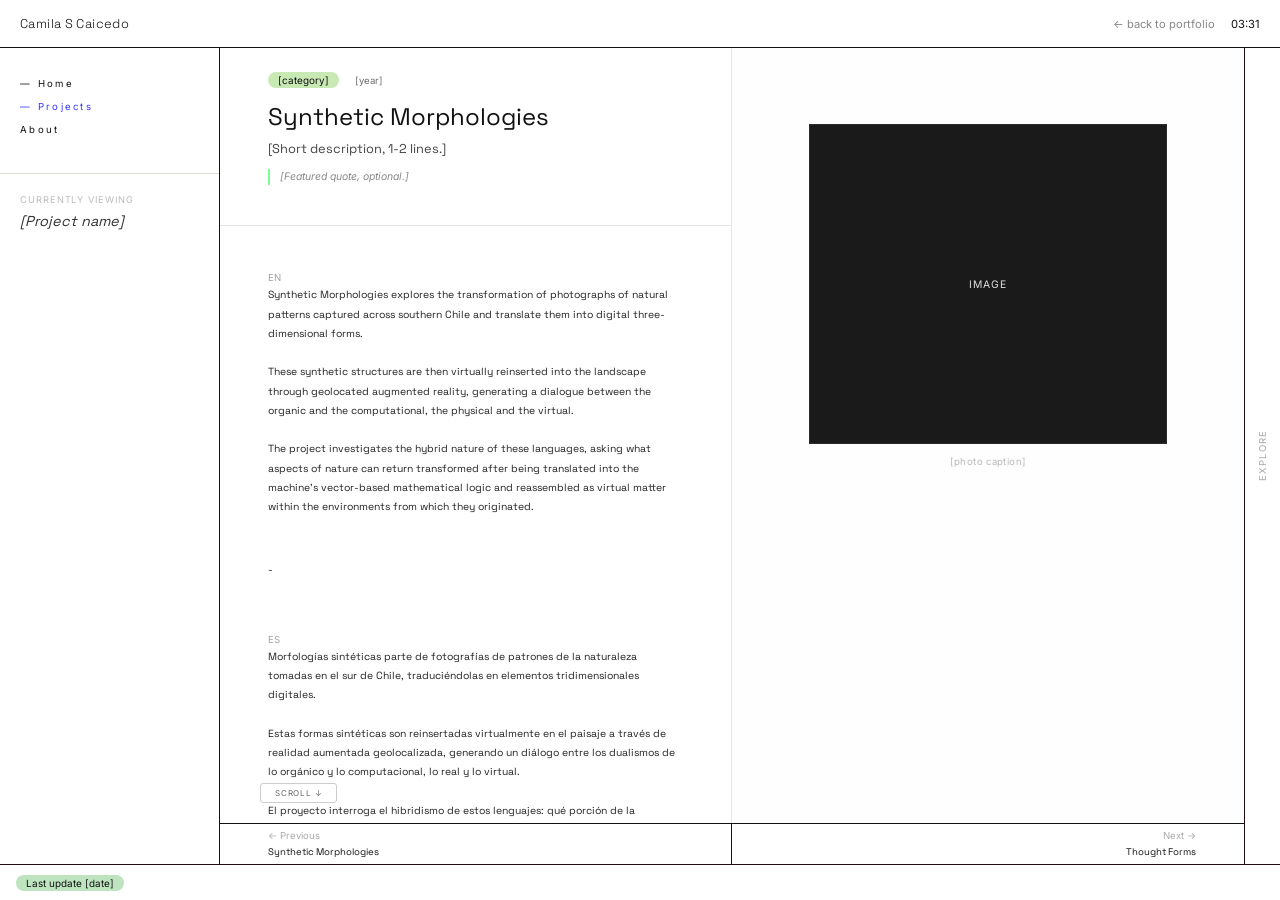
<file: Proyectos/ecosistemadeunamaquina.html>
<!DOCTYPE html>
<html lang="en">
<!--
  ══════════════════════════════════════════════════════
  PLANTILLA DE PROYECTO — cópiala y renómbrala para crear uno nuevo
  ──────────────────────────────────────────────────────
  1. Duplica este archivo dentro de /Proyectos con el nombre
     que quieras (ej: mi_proyecto_nuevo.html).
  2. Reemplaza los textos entre [corchetes].
  3. Agrega el proyecto al array `projects` en main.js con la
     misma ruta como campo `url` (ver comentarios ahí).
  Esta plantilla es una copia estructural de derivas.html.
══════════════════════════════════════════════════════
-->
<head>
  <meta charset="UTF-8">
  <meta name="viewport" content="width=device-width, initial-scale=1.0">
  <title>[Project name]</title>
  <link rel="preconnect" href="https://fonts.googleapis.com">
  <link href="https://fonts.googleapis.com/css2?family=Space+Grotesk:wght@400;500;600;700&family=Inter:ital,wght@0,300;0,400;0,500;0,600;1,400&display=swap" rel="stylesheet">
  <link rel="stylesheet" href="../style.css">
  <link rel="stylesheet" href="proyectos.css">
  <style>
    body:not(.embedded) { opacity: 0; animation: bodyFadeIn 0.45s ease 0.05s forwards; }
    @keyframes bodyFadeIn { from { opacity: 0; transform: translateY(6px); } to { opacity: 1; transform: translateY(0); } }
    body.embedded #top-bar, body.embedded #left-nav, body.embedded #right-nav,
    body.embedded #bottom-bar, body.embedded #overlay { display: none !important; }
    body.embedded #main { top: 0; left: 0; right: 0; bottom: 0; }
  </style>
</head>
<body class="project-page">
  <header id="top-bar">
    <div id="logo" onclick="window.location.href='../index.html'">Camila S Caicedo</div>
    <div id="top-right">
      <a class="back-link" href="../index.html" data-i18n="back_to_portfolio">← back to portfolio</a>
      <span id="clock">00:00</span>
    </div>
  </header>
  <nav id="left-nav">
    <ul>
      <li class="nav-section"><a href="../index.html">— Home</a></li>
      <li class="nav-section active"><a href="../index.html">— Projects</a></li>
      <li class="nav-section"><a href="../index.html?page=about">About</a></li>
    </ul>
    <div class="nav-project-label"><p>Currently viewing</p><p>[Project name]</p></div>
  </nav>
  <aside id="right-nav"><span id="right-nav-label">Explore</span></aside>
  <div id="overlay" onclick="closeMobileNav()"></div>

  <main id="main">
    <div class="project-split">
      <div class="project-col-text">
        <div class="project-header">
          <div class="project-meta">
            <span class="pill" style="background:#c8e8b4">[category]</span>
            <span class="project-year">[year]</span>
          </div>
          <h1>Synthetic Morphologies</h1>
          <p class="project-lead">[Short description, 1-2 lines.]</p>
          <blockquote>[Featured quote, optional.]</blockquote>
        </div>
        <div class="project-text">
         <ul>
            <li>En</li>
          </ul>
          <p>
            Synthetic Morphologies explores the transformation of photographs of natural patterns
             captured across southern Chile and translate them into digital three-dimensional forms.
            <br>
            <br>
            These synthetic structures are then virtually reinserted into the landscape through 
            geolocated augmented reality, generating a dialogue between the organic and the computational, 
            the physical and the virtual.
            <br>
            <br>
            The project investigates the hybrid nature of these languages, asking what aspects of nature
             can return transformed after being translated into the machine’s vector-based mathematical 
             logic and reassembled as virtual matter within the environments from which they originated.
          </p>
          <br>
         <p>-</p>
         <br>

          <ul>
            <li>Es</li>
          </ul>
          <p>
         Morfologías sintéticas parte de fotografías de patrones de la naturaleza tomadas en el sur de 
         Chile, traduciéndolas en elementos tridimensionales digitales.
         <br>
         <br>
         Estas formas sintéticas son reinsertadas virtualmente en el paisaje a través de realidad aumentada 
         geolocalizada, generando un diálogo entre los dualismos de lo orgánico y lo computacional,
         lo real y lo virtual.
         <br>
         <br>
         El proyecto interroga el hibridismo de estos lenguajes: qué porción de la naturaleza puede regresar 
         transformada, una vez traducida a la lógica matemática vectorial de la máquina, y fusionarse nuevamente 
         con ella en una materia virtual.
         </p>
         

        </div>
        <div class="project-ficha">
          <dl>
            <dt>Year</dt>         <dd>2025</dd>
            <dt>Category</dt>     <dd>[category]</dd>
            <dt>Location</dt>     <dd>[location]</dd>
            <dt>Collaborators</dt><dd>[collaborators]</dd>
          </dl>
        </div>
      </div>
      <div class="project-col-images">
        <div class="project-img-block">
          <div class="img-placeholder"><span>image</span></div>
          <p class="img-caption">[photo caption]</p>
        </div>
      </div>
    </div>
  </main>

  <footer id="bottom-bar">
    <span class="pill" style="background:#bde4be">Last update [date]</span>
  </footer>

  <script src="../i18n.js"></script>
  <script src="../main.js"></script>
  </body>
</html>
</file>
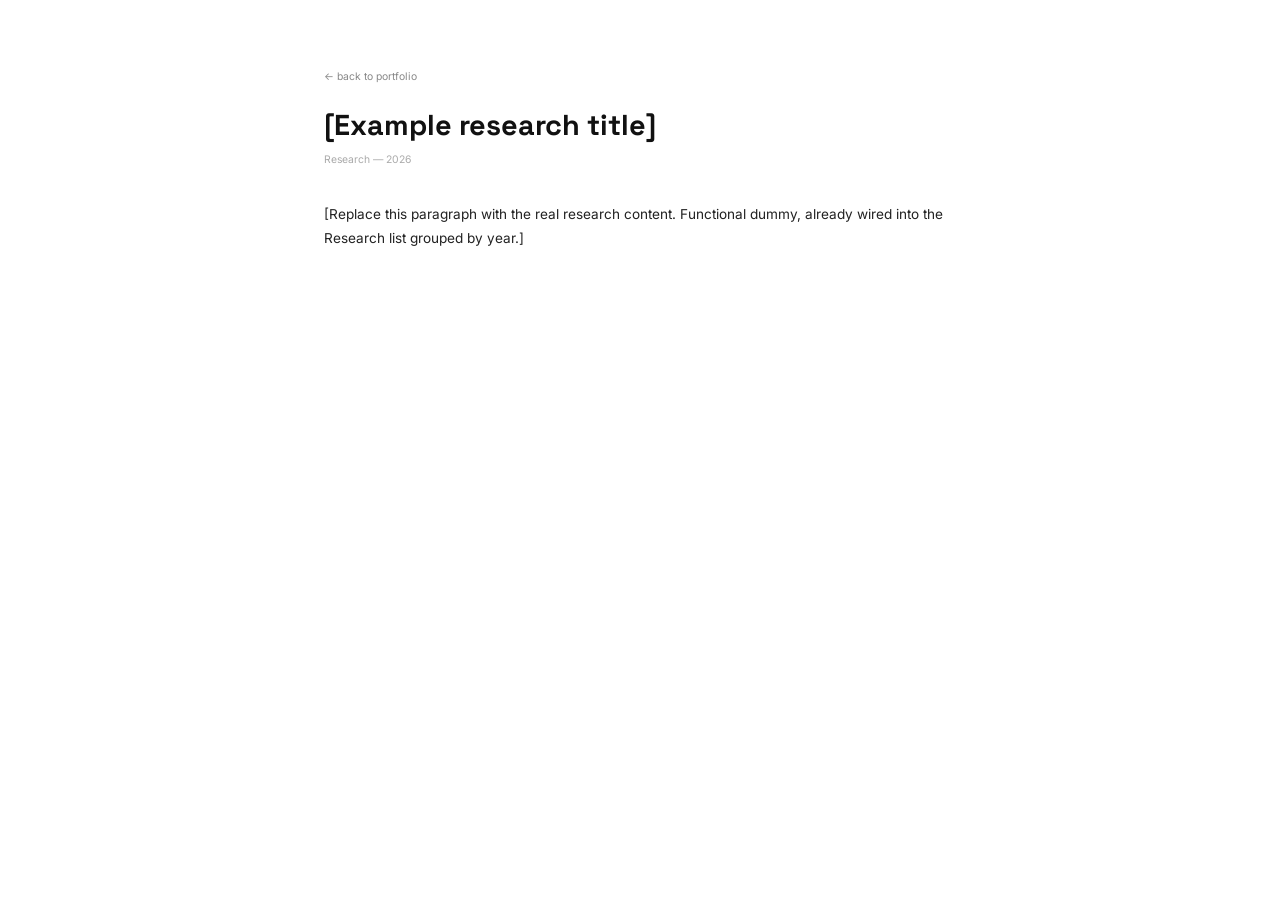
<file: Research/investigacion_ejemplo.html>
<!DOCTYPE html>
<html lang="en">
<!-- RESEARCH — entrada de ejemplo (ARCHIVO DUMMY). Misma plantilla que Texts/*.html: abre en pestaña nueva. -->
<head>
  <meta charset="UTF-8">
  <meta name="viewport" content="width=device-width, initial-scale=1.0">
  <title>[Example research title]</title>
  <link rel="preconnect" href="https://fonts.googleapis.com">
  <link href="https://fonts.googleapis.com/css2?family=Space+Grotesk:wght@400;500;600;700&family=Inter:ital,wght@0,300;0,400;0,500;0,600;1,400&display=swap" rel="stylesheet">
  <link rel="stylesheet" href="../style.css">
  <style>
    body { overflow-y: auto; }
    .essay { max-width: 680px; margin: 0 auto; padding: 64px 24px; }
    .essay h1 { font-family: var(--font-serif); font-size: 1.8rem; margin-bottom: 8px; }
    .essay .meta { font-family: var(--font-mono); font-size: 0.65rem; color: #aaa; margin-bottom: 32px; }
    .essay p { font-size: 0.85rem; line-height: 1.8; margin-bottom: 20px; color: #222; }
    .essay a.back { display: inline-block; margin-bottom: 24px; font-family: var(--font-mono); font-size: 0.65rem; color: #888; text-decoration: none; }
    .essay a.back:hover { color: #3535c8; }
  </style>
</head>
<body>
  <div class="essay">
    <a class="back" href="../index.html" data-i18n="back_to_portfolio">← back to portfolio</a>
    <h1>[Example research title]</h1>
    <p class="meta">Research — 2026</p>
    <p>[Replace this paragraph with the real research content. Functional dummy, already wired into the Research list grouped by year.]</p>
  </div>
  <!-- i18n.js: traduce el link "back to portfolio" (data-i18n) —
       requisito transversal a todo el sitio, no solo al layout con nav. -->
  <script src="../i18n.js"></script>
  </body>
</html>
</file>
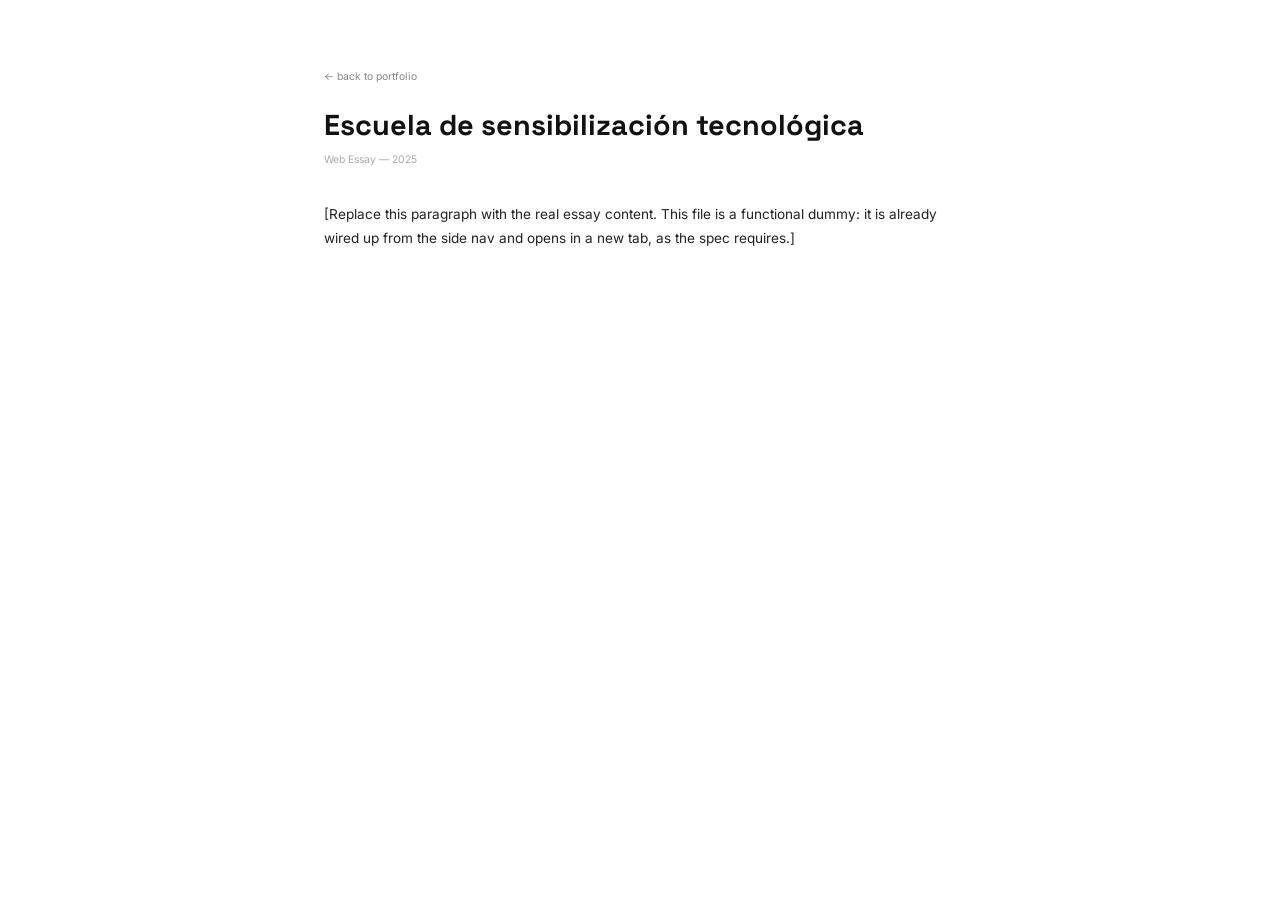
<file: Texts/EST.html>
<!DOCTYPE html>
<html lang="en">
<!--
  ══════════════════════════════════════════════════════
  WEB ESSAY — Escuela de sensibilización tecnológica (ARCHIVO DUMMY)
  ──────────────────────────────────────────────────────
  A diferencia de los proyectos, esta página NO se embebe en
  el portafolio: se abre siempre en una pestaña nueva (por eso
  es un HTML completo y standalone, con su propio <head>).
  ✏️  EDITA libremente todo el <body>.
══════════════════════════════════════════════════════
-->
<head>
  <meta charset="UTF-8">
  <meta name="viewport" content="width=device-width, initial-scale=1.0">
  <title>Escuela de sensibilización tecnológica</title>
  <link rel="preconnect" href="https://fonts.googleapis.com">
  <link href="https://fonts.googleapis.com/css2?family=Space+Grotesk:wght@400;500;600;700&family=Inter:ital,wght@0,300;0,400;0,500;0,600;1,400&display=swap" rel="stylesheet">
  <link rel="stylesheet" href="../style.css">
  <style>
    body { overflow-y: auto; }
    .essay { max-width: 680px; margin: 0 auto; padding: 64px 24px; }
    .essay h1 { font-family: var(--font-serif); font-size: 1.8rem; margin-bottom: 8px; }
    .essay .meta { font-family: var(--font-mono); font-size: 0.65rem; color: #aaa; margin-bottom: 32px; }
    .essay p { font-size: 0.85rem; line-height: 1.8; margin-bottom: 20px; color: #222; }
    .essay a.back { display: inline-block; margin-bottom: 24px; font-family: var(--font-mono); font-size: 0.65rem; color: #888; text-decoration: none; }
    .essay a.back:hover { color: #3535c8; }
  </style>
</head>
<body>
  <div class="essay">
    <a class="back" href="../index.html" data-i18n="back_to_portfolio">← back to portfolio</a>
    <h1>Escuela de sensibilización tecnológica</h1>
    <p class="meta">Web Essay — 2025</p>
    <p>
      [Replace this paragraph with the real essay content. This file is a
      functional dummy: it is already wired up from the side nav and opens
      in a new tab, as the spec requires.]
    </p>
  </div>
  <!-- i18n.js: traduce el link "back to portfolio" (data-i18n) —
       requisito transversal a todo el sitio, no solo al layout con nav. -->
  <script src="../i18n.js"></script>
  </body>
</html>
</file>
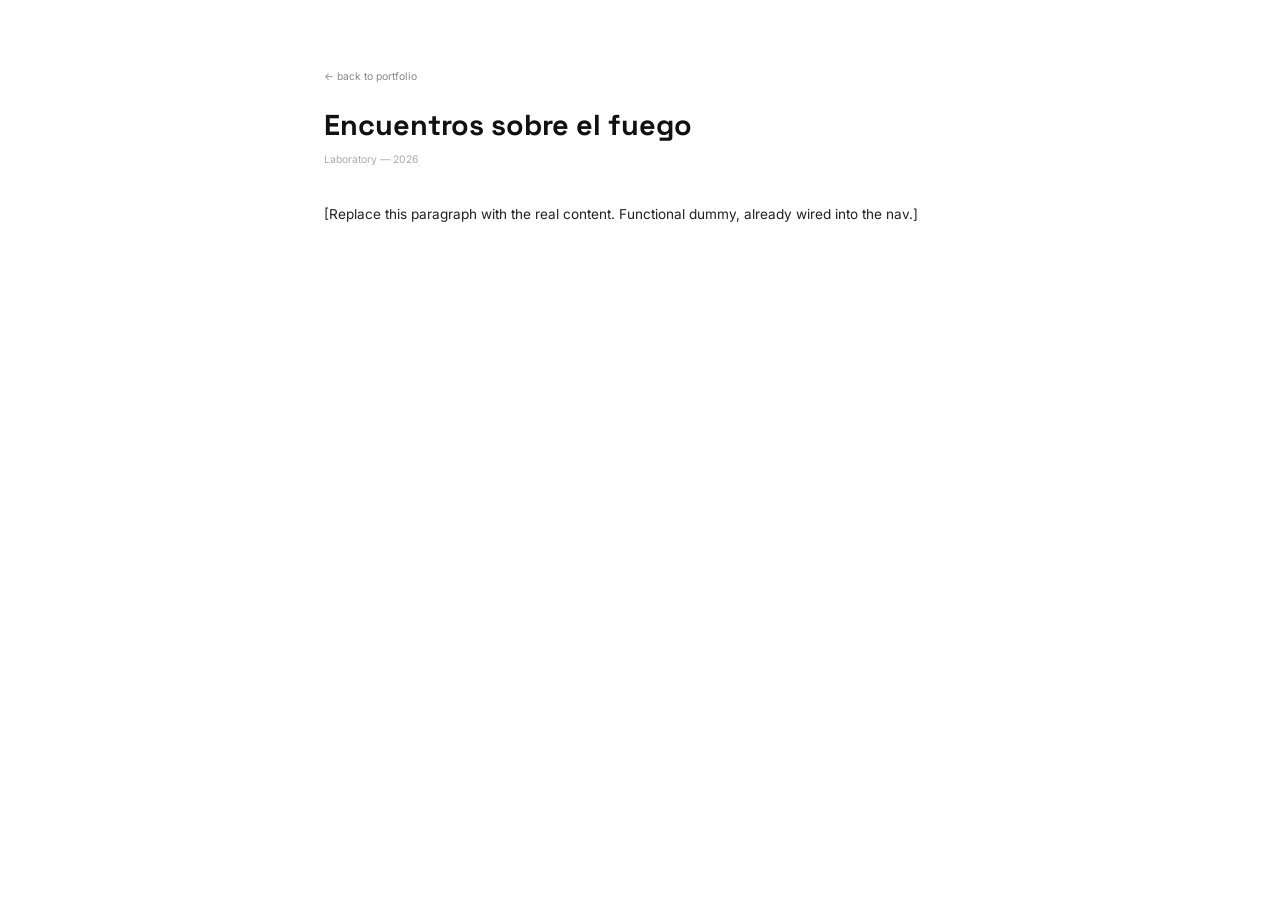
<file: Texts/Fuego.html>
<!DOCTYPE html>
<html lang="en">
<!-- WEB ESSAY — Encuentros sobre el fuego (ARCHIVO DUMMY). Ver comentarios en EST.html (misma plantilla). -->
<head>
  <meta charset="UTF-8">
  <meta name="viewport" content="width=device-width, initial-scale=1.0">
  <title>Encuentros sobre el fuego</title>
  <link rel="preconnect" href="https://fonts.googleapis.com">
  <link href="https://fonts.googleapis.com/css2?family=Space+Grotesk:wght@400;500;600;700&family=Inter:ital,wght@0,300;0,400;0,500;0,600;1,400&display=swap" rel="stylesheet">
  <link rel="stylesheet" href="../style.css">
  <style>
    body { overflow-y: auto; }
    .essay { max-width: 680px; margin: 0 auto; padding: 64px 24px; }
    .essay h1 { font-family: var(--font-serif); font-size: 1.8rem; margin-bottom: 8px; }
    .essay .meta { font-family: var(--font-mono); font-size: 0.65rem; color: #aaa; margin-bottom: 32px; }
    .essay p { font-size: 0.85rem; line-height: 1.8; margin-bottom: 20px; color: #222; }
    .essay a.back { display: inline-block; margin-bottom: 24px; font-family: var(--font-mono); font-size: 0.65rem; color: #888; text-decoration: none; }
    .essay a.back:hover { color: #3535c8; }
  </style>
</head>
<body>
  <div class="essay">
    <a class="back" href="../index.html" data-i18n="back_to_portfolio">← back to portfolio</a>
    <h1>Encuentros sobre el fuego</h1>
    <p class="meta">Laboratory — 2026</p>
    <p>[Replace this paragraph with the real content. Functional dummy, already wired into the nav.]</p>
  </div>
  <!-- i18n.js: traduce el link "back to portfolio" (data-i18n) —
       requisito transversal a todo el sitio, no solo al layout con nav. -->
  <script src="../i18n.js"></script>
  </body>
</html>
</file>
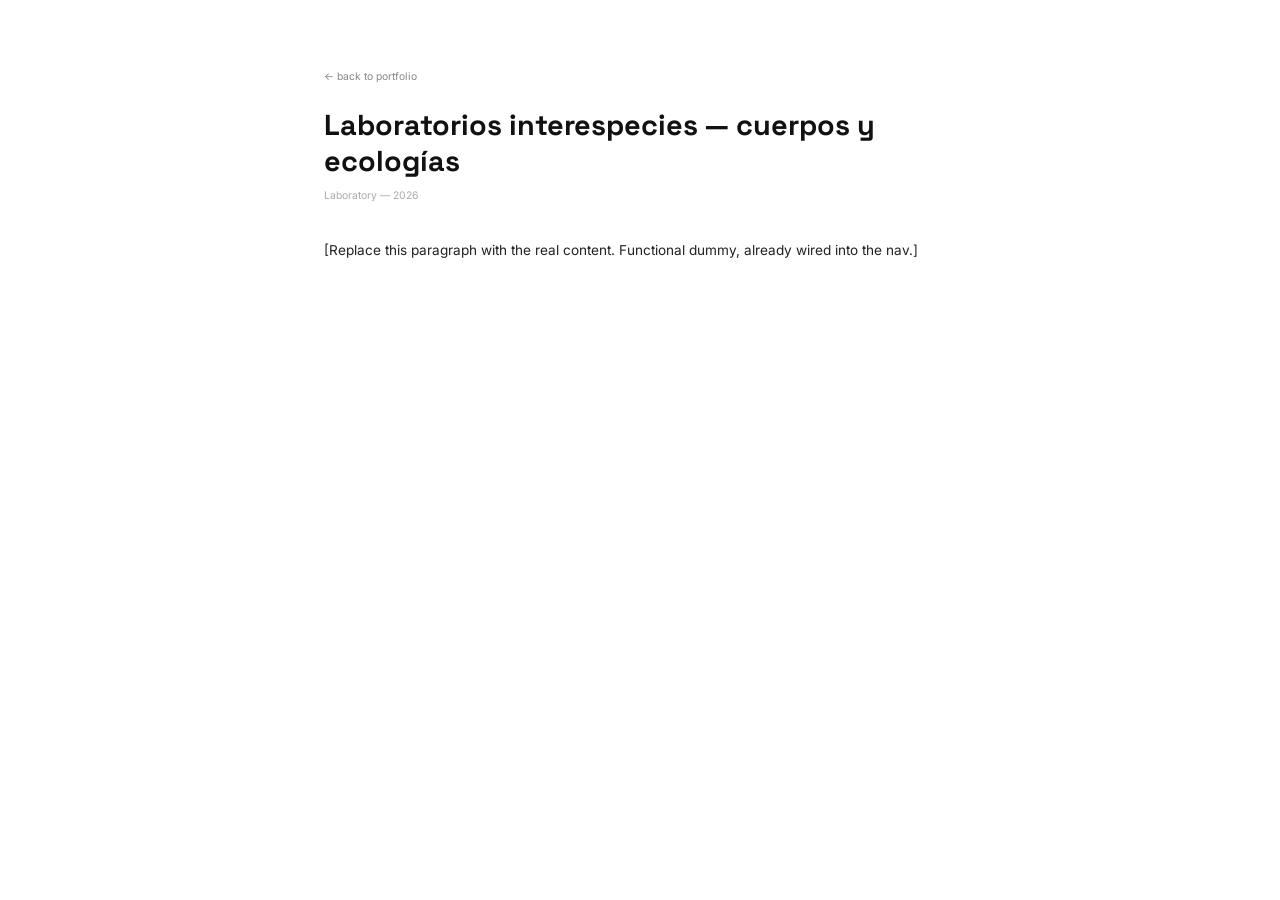
<file: Texts/Interespecie.html>
<!DOCTYPE html>
<html lang="en">
<!-- WEB ESSAY — Laboratorios interespecies (ARCHIVO DUMMY). Ver comentarios en EST.html (misma plantilla). -->
<head>
  <meta charset="UTF-8">
  <meta name="viewport" content="width=device-width, initial-scale=1.0">
  <title>Laboratorios interespecies — cuerpos y ecologías</title>
  <link rel="preconnect" href="https://fonts.googleapis.com">
  <link href="https://fonts.googleapis.com/css2?family=Space+Grotesk:wght@400;500;600;700&family=Inter:ital,wght@0,300;0,400;0,500;0,600;1,400&display=swap" rel="stylesheet">
  <link rel="stylesheet" href="../style.css">
  <style>
    body { overflow-y: auto; }
    .essay { max-width: 680px; margin: 0 auto; padding: 64px 24px; }
    .essay h1 { font-family: var(--font-serif); font-size: 1.8rem; margin-bottom: 8px; }
    .essay .meta { font-family: var(--font-mono); font-size: 0.65rem; color: #aaa; margin-bottom: 32px; }
    .essay p { font-size: 0.85rem; line-height: 1.8; margin-bottom: 20px; color: #222; }
    .essay a.back { display: inline-block; margin-bottom: 24px; font-family: var(--font-mono); font-size: 0.65rem; color: #888; text-decoration: none; }
    .essay a.back:hover { color: #3535c8; }
  </style>
</head>
<body>
  <div class="essay">
    <a class="back" href="../index.html" data-i18n="back_to_portfolio">← back to portfolio</a>
    <h1>Laboratorios interespecies — cuerpos y ecologías</h1>
    <p class="meta">Laboratory — 2026</p>
    <p>[Replace this paragraph with the real content. Functional dummy, already wired into the nav.]</p>
  </div>
  <!-- i18n.js: traduce el link "back to portfolio" (data-i18n) —
       requisito transversal a todo el sitio, no solo al layout con nav. -->
  <script src="../i18n.js"></script>
  </body>
</html>
</file>
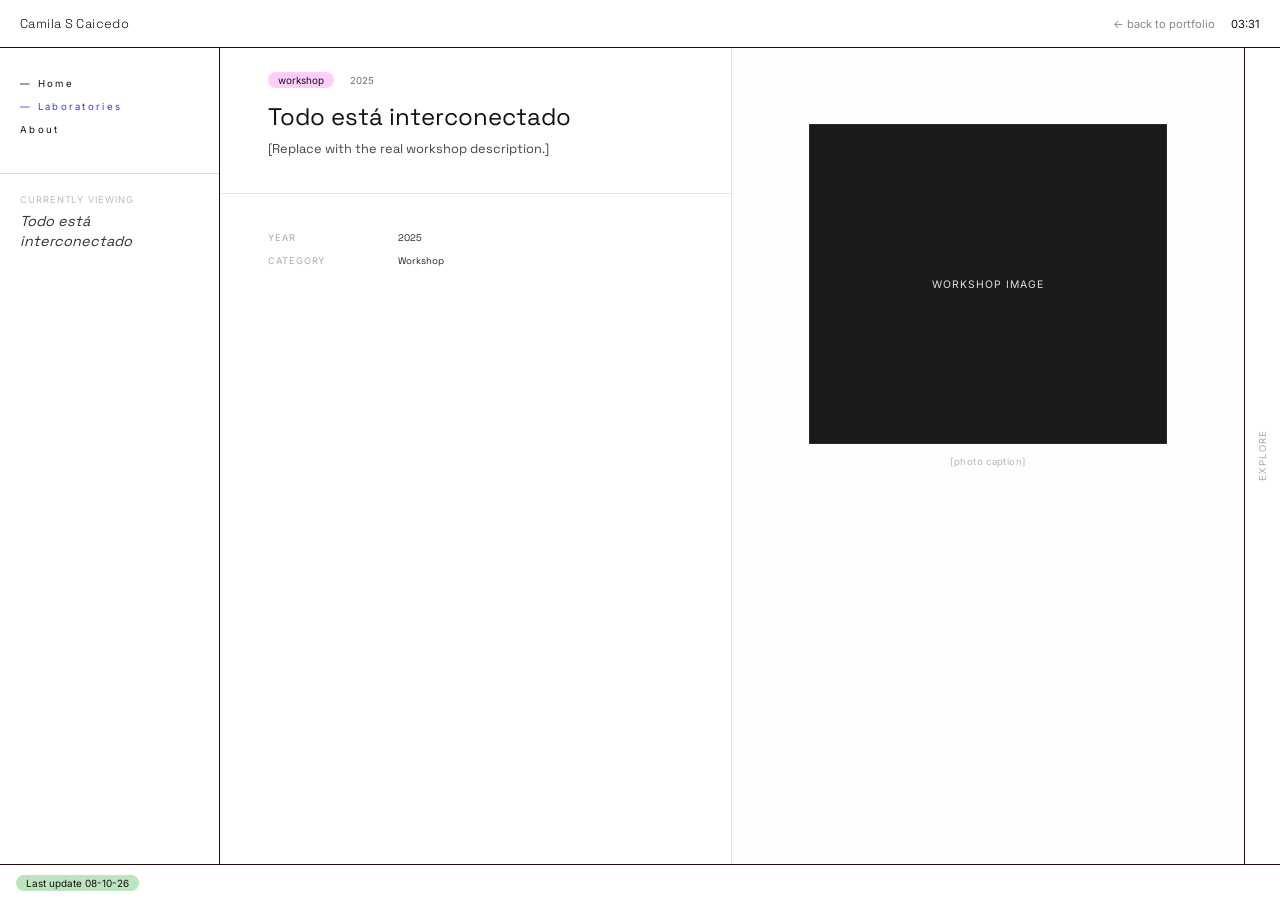
<file: Workshops/imaginarios_hiperconexos copy.html>
<!DOCTYPE html>
<html lang="en">
<!--
  WORKSHOP — Todo está interconectado (ARCHIVO DUMMY)
  Usa el mismo layout de dos columnas que los proyectos
  (project-split), ya que un taller también se beneficia de
  texto + galería con scroll independiente.
-->
<head>
  <meta charset="UTF-8">
  <meta name="viewport" content="width=device-width, initial-scale=1.0">
  <title>Todo está interconectado</title>
  <link rel="preconnect" href="https://fonts.googleapis.com">
  <link href="https://fonts.googleapis.com/css2?family=Space+Grotesk:wght@400;500;600;700&family=Inter:ital,wght@0,300;0,400;0,500;0,600;1,400&display=swap" rel="stylesheet">
  <link rel="stylesheet" href="../style.css">
  <link rel="stylesheet" href="../Proyectos/proyectos.css">
  <style>
    body:not(.embedded) { opacity: 0; animation: bodyFadeIn 0.45s ease 0.05s forwards; }
    @keyframes bodyFadeIn { from { opacity: 0; transform: translateY(6px); } to { opacity: 1; transform: translateY(0); } }
    body.embedded #top-bar, body.embedded #left-nav, body.embedded #right-nav,
    body.embedded #bottom-bar, body.embedded #overlay { display: none !important; }
    body.embedded #main { top: 0; left: 0; right: 0; bottom: 0; }
  </style>
</head>
<body class="project-page">
  <header id="top-bar">
    <div id="logo" onclick="window.location.href='../index.html'">Camila S Caicedo</div>
    <div id="top-right">
      <a class="back-link" href="../index.html" data-i18n="back_to_portfolio">← back to portfolio</a>
      <span id="clock">00:00</span>
    </div>
  </header>
  <nav id="left-nav">
    <ul>
      <li class="nav-section"><a href="../index.html">— Home</a></li>
      <li class="nav-section active"><a href="../index.html">— Laboratories</a></li>
      <li class="nav-section"><a href="../index.html?page=about">About</a></li>
    </ul>
    <div class="nav-project-label"><p>Currently viewing</p><p>Todo está interconectado</p></div>
  </nav>
  <aside id="right-nav"><span id="right-nav-label">Explore</span></aside>
  <div id="overlay" onclick="closeMobileNav()"></div>

  <main id="main">
    <div class="project-split">
      <div class="project-col-text">
        <div class="project-header">
          <div class="project-meta">
            <span class="pill" style="background:#ffcefb">workshop</span>
            <span class="project-year">2025</span>
          </div>
          <h1>Todo está interconectado</h1>
          <p class="project-lead">[Replace with the real workshop description.]</p>
        </div>
        <div class="project-ficha">
          <dl>
            <dt>Year</dt>     <dd>2025</dd>
            <dt>Category</dt> <dd>Workshop</dd>
          </dl>
        </div>
      </div>
      <div class="project-col-images">
        <div class="project-img-block">
          <div class="img-placeholder">
            <span>workshop image</span>
          </div>
          <p class="img-caption">[photo caption]</p>
        </div>
      </div>
    </div>
  </main>

  <footer id="bottom-bar">
    <span class="pill" style="background:#bde4be">Last update 08-10-26</span>
  </footer>

  <script src="../i18n.js"></script>
  <script src="../main.js"></script>
  </body>
</html>
</file>
<file: style.css>
/* ── VARIABLES ── */
:root {
  --black: #111;
  --white: #ffffff;
  --nav-w: 220px;
  --top-h: 48px;
  --bot-h: 36px;
  /* ✏️ Tipografía: se cambió el monospace único por un par de sans-serif
     geométricos, más cercanos a una identidad de galería contemporánea
     (tipo Apple / Futura):
       --font-serif → titulares, logo, nombres de proyecto (Space Grotesk:
                       geométrico, con carácter, para momentos de mayor peso)
       --font-mono  → chrome de UI: nav, botones, meta, pills, buscador
                       (Inter: neutro y muy legible en tamaños chicos;
                       el nombre de la variable se conserva para no romper
                       el resto del CSS que ya la usa en decenas de reglas)
     El letter-spacing ya existente en nav/pills/mono queda igual: sobre
     un sans-serif geométrico logra ese aire de etiqueta de sala minimal. */
  --font-serif: 'Space Grotesk', 'Helvetica Neue', Arial, sans-serif;
  --font-mono: 'Inter', 'Helvetica Neue', Arial, sans-serif;
  --line: rgba(0,0,0,0.1);
  /* ✏️ Color del stroke/borde de las barras del shell (top-bar,
     left-nav, right-nav, bottom-bar) Y de los campos de búsqueda.
     Antes cada uno tenía su propio hex suelto (#152d1b, #ccc) — ahora
     todos apuntan acá, así que cambiar este único valor los actualiza
     a todos de una vez. */
  --stroke: #210d0d;
  --stroke-input: #ccc;
}

*, *::before, *::after { box-sizing: border-box; margin: 0; padding: 0; }

html, body {
  height: 100%;
  background: var(--white);
  color: var(--black);
  /* Cuerpo de texto en Inter (--font-mono): los titulares que necesitan
     el acento geométrico de Space Grotesk lo declaran explícitamente
     en su propio selector (h1, h2, h3, #logo, etc.) */
  font-family: var(--font-mono);
  overflow: hidden;
}


/* ════════════════════════════════
   LAYOUT FIJO
════════════════════════════════ */

/* TOP BAR */
#top-bar {
  position: fixed;
  top: 0; left: 0; right: 0;
  height: var(--top-h);
  background: var(--white);
  border-bottom: 1px solid var(--black);
  display: flex;
  align-items: center;
  justify-content: space-between;
  padding: 0 20px;
  z-index: 100;
}

#logo {
  font-family: var(--font-serif);
  font-style: normal;
  font-size: 0.8rem;
  font-weight: 300;
  letter-spacing: 0.03em;
  cursor: pointer;
}

#top-right {
  display: flex;
  align-items: center;
  gap: 16px;
  font-family: var(--font-mono);
  font-size: 0.7rem;
  letter-spacing: 0.0em;
}

#menu-toggle {
  display: none;
  font-family: var(--font-mono);
  font-size: 0.8rem;
  background: none;
  border: none;
  cursor: pointer;
  text-transform: uppercase;
  
  color: var(--black);
}

/* LEFT NAV */
#left-nav {
  position: fixed;
  top: var(--top-h);
  left: 0;
  bottom: var(--bot-h);
  width: var(--nav-w);
  border-right: 1px solid var(--stroke);
  background: var(--white);
  overflow-y: auto;
  z-index: 90;
  padding: 24px 0;
}

#left-nav ul { list-style: none; }

/* Secciones principales */
.nav-section > a,
.nav-section > span {
  display: block;
  padding: 6px 20px;
  font-family: var(--font-mono);
  font-size: 0.6rem;
  letter-spacing: 0.24em;
  text-decoration: none;
  color: var(--black);
  cursor: pointer;
  transition: color 0.15s;
}
.nav-section > a:hover,
.nav-section > span:hover { color: #12ff12; }
.nav-section.active > a,
.nav-section.active > span { color: #3434ff; }

/* Contador de items (proyectos / textos / workshops) */
.nav-count {
  color: #c2c1c1;
  font-size: 0.56rem;
  letter-spacing: 0;
  margin-left: 2px;
}

/* Hijos colapsables del nav: cerrados por defecto,
   se muestran al agregar la clase .open (ver toggleGroup() en main.js) */
.nav-children { display: none; padding: 0; }
.nav-children.open { display: block; }


/* Ramas tipo árbol */
/* ─────────────────────────────
   Ramas tipo árbol
   ──────────────────────────────
   La línea vertical del "tronco" se dibuja UNA sola vez por
   lista (en .nav-children), no una por ítem. Así queda
   continua sin importar cuántas líneas ocupe cada título,
   en vez de segmentos sueltos que se ven cortados.
───────────────────────────── */

.nav-children {
  position: relative;
}

.nav-children::before {
  content: '';
  position: absolute;
  left: 16px;
  top: 0;
  bottom: 10px;
  width: 1px;
  background: #cecdcd;
}

.nav-branch {
  position: relative;
  padding-left: 29px;
}

/* Link */
.nav-branch a {
  position: relative;
  display: flex;
  flex-direction: column;
  gap: 4px;
  padding: 8px 16px;
  font-family: var(--font-mono);
  font-size: 0.60rem;
  color: #505050;
  text-decoration: none;
  transition: color 0.15s;
}

.nav-branch-title {
  line-height: 1.50;
}

.nav-tags {
  display: flex;
  flex-wrap: wrap;
  gap: 4px;
}

.nav-tag {
  display: inline-block;
  font-family: var(--font-mono);
  font-size: 0.52rem;
  letter-spacing: 0.02em;
  padding: 0px 8px;
  border-radius: 10px;
  line-height: 1.5;
}

.nav-tag-year {
  background: transparent;
  border: 1px solid #e9e8ea;
  color: #999;
}

.nav-tag-cat {
  background: #f7f7f7;
  color: #220aff;
}

/* Línea horizontal */
.nav-branch a::before {
  content: '';
  position: absolute;
  left: -12px;
  top: 13px;
  width: 10px;
  height: 1px;
  background: #ccc;
}

.nav-branch a:hover {
  color: #12ff12;
}

/* RIGHT NAV */
#right-nav {
  position: fixed;
  top: var(--top-h);
  right: 0;
  bottom: var(--bot-h);
  width: 36px;
  border-left: 1px solid var(--stroke);
  background: var(--white);
  z-index: 90;
  display: flex;
  align-items: center;
  justify-content: center;
}

/* ✏️ Placeholder fijo: mismo texto en toda la aplicación
   (no cambia por sección ni por proyecto activo). */
#right-nav-label {
  writing-mode: vertical-rl;
  font-family: var(--font-mono);
  font-size: 0.6rem;
  letter-spacing: 0.12em;
  text-transform: uppercase;
  color: #aaa;
  transform: rotate(180deg);
}

/* BOTTOM BAR */
#bottom-bar {
  position: fixed;
  bottom: 0; left: 0; right: 0;
  height: var(--bot-h);
  background: var(--white);
  border-top: 1px solid var(--stroke);
  display: flex;
  align-items: center;
  padding: 0 16px;
  gap: 10px;
  z-index: 100;
  font-family: var(--font-mono);
  font-size: 0.50rem;
  overflow: hidden;
}

/* MAIN */
#main {
  position: fixed;
  top: var(--top-h);
  left: var(--nav-w);
  right: 36px;
  bottom: var(--bot-h);
  height: calc(100vh - var(--top-h) - var(--bot-h));
  overflow-y: auto;
  overflow-x: hidden;
  background: var(--white);
}

/* OVERLAY MÓVIL */
#overlay {
  display: none;
  position: fixed;
  inset: 0;
  background: rgba(0,0,0,0.25);
  z-index: 150;
}
#overlay.active { display: block; }


/* ════════════════════════════════
   TRANSICIONES DE PÁGINA
   ────────────────────────────────
   page-enter: la página nueva aparece suavemente
   page-exit:  la página vieja sale hacia arriba
════════════════════════════════ */
@keyframes pageEnter {
  from { opacity: 0; transform: translateY(10px); }
  to   { opacity: 1; transform: translateY(0); }
}

@keyframes pageExit {
  from { opacity: 1; transform: translateY(0); }
  to   { opacity: 0; transform: translateY(-8px); }
}

.page-enter {
  animation: pageEnter 0.35s ease forwards;
}

.page-exit {
  animation: pageExit 0.18s ease forwards;
  pointer-events: none;
}


/* ════════════════════════════════
   PÁGINAS
════════════════════════════════ */
.page { display: none; width: 100%; min-height: 100%; }
.page.active { display: block; }

/* Páginas con layout de dos columnas (home, about) */
.split-page { display: none; }
.split-page.active {
  display: flex;
  min-height: 100%;
}

/* Home ocupa exactamente el área de #main para que los hijos
   con position:absolute se anclen correctamente */
#page-home {
  position: relative;
  height: 100%;
  min-height: unset;
  overflow: hidden;
}

.split-text {
  flex: 1 1 50%;
  padding: 48px 40px;
  border-right: 1px solid var(--black);
  overflow-y: auto;
}

.split-text h2 {
  font-family: var(--font-serif);
  font-size: 2rem;
  font-weight: 500;
  line-height: 1.1;
  margin-bottom: 16px;
}

.split-text p {
  font-size: 0.72rem;
  line-height: 1.75;
  max-width: 480px;
  margin-bottom: 16px;
  color: #222;
}

.split-text blockquote {
  font-style: italic;
  color: #3535c8;
  font-size: 0.7rem;
  line-height: 1.7;
  border-left: 2px solid #f5c842;
  padding-left: 16px;
  margin-top: 28px;
  max-width: 480px;
}

.tag-row {
  display: flex;
  flex-wrap: wrap;
  gap: 8px;
  margin-top: 36px;
}

.split-image {
  flex: 1 1 50%;
  position: relative;
  overflow: hidden;
  min-height: 400px;
}

.image-placeholder {
  width: 100%;
  height: 100%;
  display: flex;
  flex-direction: column;
  align-items: center;
  justify-content: center;
  background: #fffdf9;
  font-family: var(--font-mono);
  font-size: 0.75rem;
  color: #999;
  text-transform: uppercase;
  letter-spacing: 0.1em;
  gap: 12px;
}

/* Para poner imagen real: agrega <img> dentro de .split-image
   y elimina el .image-placeholder */
.split-image img {
  width: 100%;
  height: 100%;
  object-fit: cover;
  display: block;
}

/* Páginas de contenido simple */
.content-block {
  padding: 48px;
  max-width: 720px;
}

.content-block h2 {
  font-family: var(--font-serif);
  font-style: normal;
  font-size: 2rem;
  font-weight: 500;
  margin-bottom: 16px;
}

.content-block p {
  font-size: 1rem;
  line-height: 0.72;
  color: #222;
  margin-bottom: 14px;
}

/* Lista de Research agrupada por año (ver renderResearchList en main.js) */
.research-year-heading {
  font-family: var(--font-mono);
  font-size: 0.65rem;
  letter-spacing: 0.1em;
  text-transform: uppercase;
  color: #aaa;
  margin: 20px 0 6px;
}
.research-year-group ul { list-style: none; }
.research-year-group li { padding: 3px 0; }
.research-year-group a {
  font-family: var(--font-mono);
  font-size: 0.75rem;
  color: #222;
  text-decoration: none;
  border-bottom: 1px solid transparent;
}
.research-year-group a:hover { color: #3535c8; border-color: #3535c8; }

.content-block li {
  font-family: var(--font-mono);
  font-size: 0.72rem;
  letter-spacing: 0.04em;
  padding: 4px 0;
  color: #444;
  list-style: none;
}

/* Cabecera de páginas con grid */
.page-header {
  flex: 1 1 50%;
  padding: 48px 40px;
  border-right: 1px solid var(--black);
  overflow-y: auto;
}

.page-header h2 {
  font-family: var(--font-serif);
  font-size: 2rem;
  font-weight: 500;
  line-height: 1.1;
  margin-bottom: 16px;
  }

/* ════════════════════════════════
   UTILIDADES
════════════════════════════════ */
.pill {
  display: inline-block;
  padding: 2px 10px;
  border-radius: 20px;
  font-family: var(--font-mono);
  font-size: 0.62rem;
}

.muted  { color: #888; font-size: 0.85rem; }
.mono   { font-family: var(--font-mono); }


/* ════════════════════════════════
   RESPONSIVE — MÓVIL
════════════════════════════════ */
@media (max-width: 768px) {
  #left-nav {
    left: -260px;
    width: 260px;
    transition: left 0.3s ease;
    z-index: 200;
  }
  #left-nav.open { left: 0; }

  #right-nav { display: none; }

  #main { left: 0; right: 0; }

  #menu-toggle { display: block; }

  .split-page.active { flex-direction: column; }
  .split-text {
    padding: 28px 24px;
    border-right: none;
    border-bottom: 1px solid var(--black);
    height: auto;
    overflow-y: visible;
  }
  .split-image { min-height: 260px; flex: 0 0 260px; }

  .content-block { padding: 28px 24px; }
  .page-header { padding: 20px 20px 14px; }
}
/* ── HOME: contenedor principal (ver regla #page-home arriba) ── */

/* ── Vistas del home ── */
.home-view {
  position: absolute;
  inset: 0;
  opacity: 0;
  pointer-events: none;
  transition: opacity 0.45s ease;
}

.home-view.active {
  opacity: 1;
  pointer-events: all;
}

/* ── Vista split dentro de home-view ── */
#view-split {
  display: flex;
  min-height: 100%;
}

#view-split .split-text {
  overflow-y: auto;
  height: 100%;
  scrollbar-width: none;
}
#view-split .split-text::-webkit-scrollbar { display: none; }

/* ── Exploration Map ──
   ✏️ REDISEÑO: la grilla/círculos/imágenes PNG por categoría se
   reemplazaron por una única imagen de referencia (cover.jpg,
   full-bleed sobre #view-bubbles) con un ícono minimal por cada
   entrada navegable del sitio, superpuesto en un anillo — ver
   _buildExplorationMap() en main.js. Todo el layout es
   porcentual (posiciones inline en % desde JS), así que responde
   solo al tamaño real del contenedor sin necesitar recalcular
   nada en resize. */
#view-bubbles {
  background: #ffffff;
}

.map-stage {
  position: absolute;
  inset: 0;
  width: 100%;
  height: 100%;
  overflow: hidden;
}

/* La imagen se recorta (cover) sin distorsión, centrada, para
   quedar legible tanto en pantallas anchas como en mobile
   vertical — no se estira ni deforma en ningún breakpoint. */
.map-cover-image {
  position: absolute;
  inset: 0;
  width: 100%;
  height: 100%;
  object-fit: cover;
  object-position: center;
  display: block;
}

.map-icons-layer {
  position: absolute;
  inset: 0;
  width: 100%;
  height: 100%;
}

/* ── Ícono mínimo del mapa ──
   Blanco / trazo negro 0.5px / esquinas 7px / sin sombra —
   mismo lenguaje visual que el resto de los controles del sitio
   (ver "GLOBAL UI" más abajo: .switch-btn, .tf-year-chip). */
.map-icon {
  position: absolute;
  transform: translate(-50%, -50%);
  width: 24px;
  height: 24px;
  display: flex;
  align-items: center;
  justify-content: center;
  background: #ffffff78;
  border: 0.2px solid #000;
  border-radius: 7px;
  box-shadow: none;
  cursor: pointer;
  padding: 0;
  font-family: var(--font-mono);
  font-size: 0.50rem;
  color: #111;
  letter-spacing: 0.02em;
  transition: transform 0.1s ease;
  z-index: 1.1;
}

@media (hover: hover) and (pointer: fine) {
  .map-icon:hover,
  .map-icon:focus-visible {
    transform: translate(-50%, -50%) scale(1.15);
    z-index: 20;
  }
  .map-icon:hover .map-icon-tip,
  .map-icon:focus-visible .map-icon-tip {
    opacity: 1;
    pointer-events: auto;
  }
}

/* Touch: el primer tap agrega .is-open (revela el tooltip sin
   navegar); un segundo tap sobre el mismo ícono recién abre el
   proyecto — ver click handler en main.js. */
.map-icon.is-open {
  transform: translate(-50%, -50%) scale(1.1);
  z-index: 20;
}
.map-icon.is-open .map-icon-tip {
  opacity: 1;
  pointer-events: auto;
}

.map-icon-index {
  pointer-events: none;
}

.project-img-block video {
  width: 100%;
  height: auto;
  display: block;
  object-fit: cover;
}

/* ── Tooltip del ícono ──
   Mismo lenguaje visual (blanco / trazo negro 0.5px / 7px) que
   el ícono que lo dispara. Oculto por defecto (opacity 0 +
   pointer-events none); .tip-above/.tip-below y .tip-left/
   .tip-right/.tip-center deciden el lado según el cuadrante del
   ícono, para que nunca quede cortado contra el borde del mapa. */
.map-icon-tip {
  position: absolute;
  display: flex;
  flex-direction: column;
  gap: 1px;
  width: max-content;
  max-width: 200px;
  background: #fff;
  border: 0.05px solid #000;
  border-radius: 7px;
  padding: 10px 12px;
  text-align: left;
  opacity: 0;
  pointer-events: none;
  transition: opacity 0.18s ease;
}

.map-icon.tip-above .map-icon-tip { bottom: calc(100% + 10px); }
.map-icon.tip-below .map-icon-tip { top: calc(100% + 10px); }
.map-icon.tip-center .map-icon-tip { left: 50%; transform: translateX(-50%); }
.map-icon.tip-left .map-icon-tip   { right: 0; }
.map-icon.tip-right .map-icon-tip  { left: 0; }

.map-icon-tip-title {
  font-family: var(--font-serif);
  font-size: 0.55rem;
  font-weight: 500;
  line-height: 1.3;
  color: #111;
}

.map-icon-tip-meta {
  font-family: var(--font-mono);
  font-size: 0.5rem;
  letter-spacing: 0.03em;
  color: #888;
}

.map-icon-tip-cta {
  font-family: var(--font-mono);
  font-size: 0.5rem;
  color: #3535c8;
  letter-spacing: 0.03em;
  margin-top: 1px;
}

@media (max-width: 900px) {
  .map-icon { width: 34px; height: 34px; font-size: 0.5rem; }
  .map-icon-tip { max-width: 160px; padding: 8px 10px; }
}

/* ── Switch de vista ──
   Mismo sistema de "GLOBAL UI": blanco / trazo negro 0.5px /
   7px de radio, sin sombra; estado activo = negro sobre blanco. */
.view-switch {
  position: absolute;
  top: 12px;
  right: 12px;
  z-index: 30;
  display: none;
  align-items: center;
  gap: 4px;
  background: transparent;
  border: none;
  padding: 0;
  font-family: var(--font-mono);
}

#page-home.active .view-switch {
  display: flex;
}

.switch-btn {
  padding: 5px 12px;
  font-size: 0.6rem;
  background: #fff;
  border: 0.5px solid #000;
  border-radius: 7px;
  box-shadow: none;
  cursor: pointer;
  color: #111;
  letter-spacing: 0.06em;
  transition: background 0.2s, color 0.2s, transform 0.15s;
}
.switch-btn:hover { transform: scale(1.04); }

.switch-btn.active {
  background: #000;
  border-color: #000;
  color: #fff;
}

/* ── TICKER / MARQUEE ──
   ✏️ El ícono de Wi-Fi queda fuera de .ticker-track (hermano
   estático dentro de #bottom-bar) para que la animación de las
   pills nunca lo mueva ni le genere jitter. .ticker-viewport
   recorta el desborde; .ticker-track contiene el contenido
   duplicado dos veces (.ticker-group × 2) y se desplaza -50% de
   su propio ancho en loop infinito — técnica estándar de
   marquee sin salto (cuando la primera copia termina de salir,
   la segunda ya está exactamente en su lugar). */
#bottom-bar {
  overflow: hidden;
  gap: 10px;
}

.wifi-icon {
  flex-shrink: 0;
  display: flex;
  align-items: center;
  color: var(--black);
}

.ticker-viewport {
  flex: 1;
  min-width: 0;
  overflow: hidden;
}

.ticker-track {
  display: flex;
  width: max-content;
  animation: ticker 22s linear infinite;
}

.ticker-group {
  display: flex;
  gap: 8px;
  white-space: nowrap;
  align-items: center;
  padding: 4px 0;
  flex-shrink: 0;
}

@keyframes ticker {
  from { transform: translateX(0); }
  to   { transform: translateX(-50%); }
}

/* Respeta la preferencia de menos movimiento: detiene el
   marquee pero deja el Wi-Fi y las pills perfectamente
   legibles y estáticos. */
@media (prefers-reduced-motion: reduce) {
  .ticker-track { animation: none; }
}


/* ════════════════════════════════
   PÁGINA DE PROYECTO INLINE
   (cargada dinámicamente vía fetch)
════════════════════════════════ */
#page-proyecto {
  overflow: hidden !important;
  display: none;
  flex-direction: column;
}

#page-proyecto.active {
  display: flex;
}

/* El .project-split hereda los estilos de proyectos.css
   que ya se carga en el <head> del index.html */
#page-proyecto .project-split {
  flex: 1;
  height: 100%;
  overflow: hidden;
}

/* ── Fix: scroll independiente en columnas de proyecto inline ── */
#page-proyecto {
  height: calc(100vh - var(--top-h) - var(--bot-h));
}

#page-proyecto .project-split {
  display: flex;
  height: 100%;
  overflow: hidden;
}

#page-proyecto .project-col-text,
#page-proyecto .project-col-images {
  height: 100%;
  overflow-y: auto;
}

/* ── Mobile: deshace el layout de columnas fijas ── */
@media (max-width: 768px) {
  #page-proyecto {
    height: auto !important;
    overflow: visible !important;
    overflow-y: auto !important;
    min-height: calc(100vh - var(--top-h) - var(--bot-h));
  }

  #page-proyecto .project-split {
    display: block !important;
    height: auto !important;
    overflow: visible !important;
  }

  #page-proyecto .project-col-text,
  #page-proyecto .project-col-images {
    height: auto !important;
    overflow-y: visible !important;
    overflow: visible !important;
    width: 100%;
    display: block;
  }

  #page-proyecto .project-col-images {
    min-height: unset;
  }

  #page-proyecto .project-img-block img {
    width: 100%;
    height: auto !important;
    max-height: unset !important;
    object-fit: contain;
    display: block;
  }

  #page-proyecto .project-img-block {
    min-height: unset !important;
    padding: 16px;
  }
}

/* Para que el texto principal quede encima */
.split-text > * {
  position: relative;
  z-index: 2;
}



/* Buscador  */
.nav-search { position: relative; padding: 0 16px 12px; }
.nav-search input {
  width: 100%;
  font-family: var(--font-mono);
  font-size: 0.7rem;
  padding: 6px 8px;
  border: 1px solid var(--line);
  background: transparent;
}
#nav-search-results {
  display: none;
  position: absolute;
  top: 100%; left: 16px; right: 16px;
  background: var(--white);
  border: 1px solid var(--line);
  z-index: 20;
  max-height: 200px;
  overflow-y: auto;
}
#nav-search-results.open { display: block; }
.nav-search-item {
  padding: 6px 10px;
  font-family: var(--font-mono);
  font-size: 0.65rem;
  cursor: pointer;
}
.nav-search-item:hover { background: #f0f0f0; }
.nav-search-empty { color: #aaa; cursor: default; }
.nav-search-empty:hover { background: none; }


/* ════════════════════════════════════════════════════════
   SOCIAL (bottom del nav lateral)
   ────────────────────────────────────────────────────────
   Solo Instagram por ahora — mismo lenguaje tipográfico que
   las secciones del nav (mono, mayúsculas discretas, sin caja).
════════════════════════════════════════════════════════ */
.nav-social {
  padding: 14px 20px 4px;
  border-top: 1px solid var(--line);
  margin-top: 8px;
}
.nav-social-link {
  display: inline-flex;
  align-items: center;
  gap: 6px;
  font-family: var(--font-mono);
  font-size: 0.62rem;
  letter-spacing: 0.08em;
  text-transform: uppercase;
  color: var(--black);
  text-decoration: none;
  transition: color 0.15s;
}
.nav-social-link:hover { color: #3535c8; }


/* ════════════════════════════════════════════════════════
   SCROLLBARS INVISIBLES (requisito transversal del sitio)
   ────────────────────────────────────────────────────────
   Oculta la barra de scroll visualmente en todos los
   contenedores que scrollean, manteniendo el scroll
   funcional (rueda, touch, teclado) en Chrome/Edge/Safari
   (::-webkit-scrollbar) y Firefox (scrollbar-width).
   Los contenedores de columnas de proyecto (.project-col-text/
   .project-col-images) ya tenían esto en proyectos.css; acá
   cubrimos el resto del layout: nav lateral, contenedor
   principal, columnas de texto de páginas split y resultados
   del buscador.
════════════════════════════════════════════════════════ */
#left-nav,
#main,
.split-text,
.page-header,
#nav-search-results {
  scrollbar-width: none;      /* Firefox */
  -ms-overflow-style: none;   /* Edge legacy */
}
#left-nav::-webkit-scrollbar,
#main::-webkit-scrollbar,
.split-text::-webkit-scrollbar,
.page-header::-webkit-scrollbar,
#nav-search-results::-webkit-scrollbar {
  display: none;               /* Chrome / Safari / Edge Chromium */
  width: 0;
  height: 0;
}


/* ════════════════════════════════════════════════════════
   HOME — VISTA "ÍNDICE" (3ra opción del switch, antes "grid")
   ────────────────────────────────────────────────────────
   Lista/tabla editorial: una fila por cada entrada del sitio
   (Projects, Graphics, Texts, Laboratories, Research), con
   4 columnas — nombre · categoría · tema · año — siguiendo la
   referencia de un índice de programas académicos. Ver
   buildHomeGrid() en main.js.
════════════════════════════════════════════════════════ */
.editorial-list {
  height: 100%;
  overflow-y: auto;
  scrollbar-width: none;
  padding: 32px 40px;
  box-sizing: border-box;
}
.editorial-list::-webkit-scrollbar { display: none; }

.editorial-row {
  display: grid;
  grid-template-columns: 2.2fr 1fr 1fr 0.6fr;
  align-items: baseline;
  gap: 18px;
  width: 100%;
  padding: 20px 0;
  border-top: 1px solid var(--black);
  background: none;
  border-left: none;
  border-right: none;
  border-bottom: none;
  text-align: left;
  font: inherit;
  color: inherit;
  cursor: default;
}
.editorial-list .editorial-row:last-child { border-bottom: 1px solid var(--black); }

.editorial-row[data-clickable="true"] {
  cursor: pointer;
  transition: background 0.15s ease;
}
.editorial-row[data-clickable="true"]:hover { background: #f4f4f4; }

/* Encabezado de columnas: mismas 4 columnas, texto chico en
   mayúsculas para distinguirlo de las filas de contenido. */
.editorial-head {
  border-top: none;
  padding-top: 0;
  padding-bottom: 12px;
}
.editorial-head .editorial-cell {
  font-family: var(--font-mono);
  font-size: 0.58rem;
  letter-spacing: 0.1em;
  text-transform: uppercase;
  color: #999;
}

.editorial-cell { min-width: 0; }

.editorial-name {
  font-family: var(--font-serif);
  font-size: 1.15rem;
  font-weight: 500;
  line-height: 1.2;
}

.editorial-category,
.editorial-tema {
  font-family: var(--font-mono);
  font-size: 0.68rem;
  letter-spacing: 0.03em;
  text-transform: uppercase;
  color: #555;
}

.editorial-year {
  font-family: var(--font-mono);
  font-size: 0.7rem;
  color: #999;
  text-align: right;
}

@media (max-width: 900px) {
  .editorial-list { padding: 24px 20px; }
  .editorial-row { grid-template-columns: 1.8fr 1fr 0.8fr; }
  .editorial-row .editorial-tema { display: none; }
}
@media (max-width: 560px) {
  .editorial-list { padding: 18px 14px; }
  .editorial-row {
    grid-template-columns: 1fr;
    gap: 4px;
    padding: 16px 0;
  }
  .editorial-name { font-size: 1rem; }
  .editorial-category { order: 2; }
  .editorial-year { text-align: left; order: 3; }
  .editorial-head { display: none; }
}
</file>
<file: Proyectos/proyectos.css>
/* ══════════════════════════════════════════════════════
   proyectos.css  —  estilos para páginas de proyecto
   Layout inspirado en: texto izquierda / imágenes derecha (fondo negro)
   con scrolls independientes en cada columna
══════════════════════════════════════════════════════ */


/* ── Reset de <main> para que la página de proyecto
      ocupe toda la altura disponible sin scroll propio ── */
.project-page #main {
  overflow: hidden !important;
  display: flex;
  flex-direction: column;
}


/* ══════════════════════════════════════════════════════
   WRAPPER PRINCIPAL: divide en dos columnas de altura completa
══════════════════════════════════════════════════════ */
.project-split {
  display: flex;
  flex: 1;
  height: 100%;
  overflow: hidden;
}


/* ══════════════════════════════════════════════════════
   COLUMNA IZQUIERDA — texto, fondo blanco, scroll propio
══════════════════════════════════════════════════════ */
.project-col-text {
  flex: 0 0 50%;
  overflow-y: auto;
  height: 100%;
  border-right: 1px solid var(--line);
  scrollbar-width: none;
  background: var(--white);
}
.project-col-text::-webkit-scrollbar { display: none; }


/* ── Breadcrumb ── */
.project-breadcrumb {
  padding: 20px 48px 0;
  font-family: var(--font-mono);
  font-size: 0.62rem;
  color: #aaa;
  letter-spacing: 0.04em;
  text-decoration: none;
  display: inline-block;
  transition: color 0.15s;
}
.project-breadcrumb:hover { color: #3535c8; }


/* ── Cabecera ── */
.project-header {
  padding: 24px 48px 32px;
  border-bottom: 1px solid var(--line);
}

.project-meta {
  display: flex;
  align-items: center;
  gap: 16px;
  margin-bottom: 16px;
}

.project-year {
  font-family: var(--font-mono);
  font-size: 0.6rem;
  color: #6d6d6d;
}

.project-header h1,
.project-text h1  {
  font-family: var(--font-serif);
  font-size: clamp(1.5rem, 0.8vw, 3rem);
  font-weight: 400;
  line-height: 1.1;
  margin-bottom: 8px;
}

.project-header blockquote {
  font-style: italic;
  color: #898989;
  font-size: 0.65rem;
  line-height: 1.6;
  border-left: 2px solid #7aff97;
  padding-left: 10px;
  margin: 8px 0;
  max-width: 520px;
}

.project-lead {
  font-family: var(--font-serif);
  font-size: 0.8rem;
  font-style: bold;
  line-height: 1.75;
  color: #444;
  max-width: 560px;
}




/* ── Zona de distribución / dónde encontrar ── */
.project-distribution {
  padding: 28px 48px;
  border-bottom: 1px solid var(--black);
}

.project-distribution p {
  font-family: var(--font-serif);
  font-size: 0.9rem;
  line-height: 1.7;
  color: #333;
  margin-bottom: 6px;
}

.project-distribution p strong {
  font-weight: 500;
}

.project-distribution ul {
  list-style: none;
  margin-top: 8px;
}

.project-distribution ul li {
  font-family: var(--font-mono);
  font-size: 0.72rem;
  color: #a9a9a9;
  padding: 2px 0;
}

.project-distribution ul li::before {
  content: '→ ';
  color: #aaa;
}

.project-distribution a {
  color: #3535c8;
  text-decoration: none;
}
.project-distribution a:hover { text-decoration: underline; }


/* ── Cuerpo principal del texto ── */
.project-text {
  padding: 36px 48px;
  border-bottom: 1px solid var(--line);
}

.project-text p {
  font-family: var(--font-serif);
  font-size: 0.65rem;
  line-height: 1.85;
  color: #222;
  max-width: 560px;
  margin-bottom: 24px;
}

.project-text blockquote {
  font-style: italic;
  color: #222;
  font-size: 1rem;
  line-height: 1.7;
  border-left: 2px solid #42f569;
  padding-left: 20px;
  margin: 28px 0;
  max-width: 520px;
}

.project-text ul {
  list-style: none;
  margin-top: 8px;
}

.project-text ul li {
  font-family: var(--font-mono);
  font-size: 0.6rem;
  text-transform: uppercase;
  color: #a2a2a2;
  padding: 2px 0;
}

/* ── Ficha técnica ── */
.project-ficha {
  padding: 36px 48px;
}

/* ✏️ CAMBIO: se quitó el borde inferior que dejaba una barra
   divisoria sin función después de Year/Category/Collaborators
   cuando la ficha es el último bloque de la columna de texto
   (caso de todos los proyectos actuales) — no había nada debajo
   que esa línea estuviera separando. Si en el futuro se agrega
   contenido DESPUÉS de la ficha, basta con darle su propio
   border-top a ese bloque nuevo. */

.project-ficha dl {
  display: grid;
  grid-template-columns: 110px 1fr;
  gap: 10px 20px;
  align-items: baseline;
}

.project-ficha dt {
  font-family: var(--font-mono);
  font-size: 0.58rem;
  text-transform: uppercase;
  letter-spacing: 0.1em;
  color: #aaa;
  padding-top: 2px;
}

.project-ficha dd {
  font-family: var(--font-serif);
  font-size: 0.6rem;
  color: #222;
  line-height: 1;
}


/* ── Navegación entre proyectos ── */
.project-nav {
  display: grid;
  grid-template-columns: 1fr 1fr;
}

.project-nav a {
  display: flex;
  flex-direction: column;
  gap: 5px;
  padding: 6px 48px;
  text-decoration: none;
  color: var(--black);
  font-family: var(--font-serif);
  font-size: 0.6rem;
  transition: background 0.2s;
  border-top: 1px solid var(--black);
}

.project-nav a:hover { background: #e5e5e5; }

.project-nav-prev { border-right: 1px solid var(--black); }
.project-nav-next { text-align: right; align-items: flex-end; }

.nav-hint {
  font-family: var(--font-mono);
  font-size: 0.60rem;
  color: #aaa;
}


/* ══════════════════════════════════════════════════════
   COLUMNA DERECHA — imágenes apiladas, fondo negro, scroll propio
══════════════════════════════════════════════════════ */
.project-col-images {
  flex: 0 0 50%;
  overflow-y: auto;
  height: 100%;
  background: #fefefe;
  scrollbar-width: none;
  display: flex;
  flex-direction: column;
  gap: 2px;
}
.project-col-images::-webkit-scrollbar { display: none; }


/* ── Cada bloque de imagen ocupa aprox. la altura de la ventana ── */
.project-img-block {
  flex-shrink: 0;
  width: 100%;
  min-height: 55vh;
  display: flex;
  flex-direction: column;
  align-items: center;
  justify-content: center;
  padding: 32px;
  position: relative;
}

.project-img-block img {
  width: 100%;
  max-height: 70vh;
  object-fit: contain;
  display: block;
}

/* ── Placeholder cuando no hay imagen real ── */
.img-placeholder {
  width: 80%;
  height: 320px;
  background: #1a1a1a;
  border: 1px solid #2a2a2a;
  display: flex;
  flex-direction: column;
  align-items: center;
  justify-content: center;
  font-family: var(--font-mono);
  font-size: 0.65rem;
  color: #dfdfdf;
  text-transform: uppercase;
  letter-spacing: 0.1em;
  gap: 12px;
}

/* ── Pie de imagen ── */
.img-caption {
  font-family: var(--font-mono);
  font-size: 0.60rem;
  color: #b8b8b8;
  text-align: center;
  margin-top: 12px;
  letter-spacing: 0.04em;
}

.project-img-block video {
  width: 100%;
  height: auto;
  display: block;
  object-fit: cover;
}


/* ══════════════════════════════════════════════════════
   UTILIDADES (mantener compatibilidad con style.css)
══════════════════════════════════════════════════════ */
.pill {
  display: inline-block;
  padding: 2px 10px;
  border-radius: 20px;
  font-family: var(--font-mono);
  font-size: 0.62rem;
}

.back-link {
  font-family: var(--font-mono);
  font-size: 0.7rem;
  color: #888;
  text-decoration: none;
  transition: color 0.15s;
}
.back-link:hover { color: #3535c8; }

.nav-project-label {
  margin-top: 32px;
  padding: 20px 20px 0;
  border-top: 1px solid #e0dbd3;
}

.nav-project-label p:first-child {
  font-family: var(--font-mono);
  font-size: 0.58rem;
  text-transform: uppercase;
  letter-spacing: 0.1em;
  color: #bbb;
  margin-bottom: 6px;
}

.nav-project-label p:last-child {
  font-family: var(--font-serif);
  font-style: italic;
  font-size: 0.9rem;
  color: #333;
  line-height: 1.4;
}


/* ══════════════════════════════════════════════════════
   RESPONSIVE
══════════════════════════════════════════════════════ */
/* ══════════════════════════════════════════════════════
   SCROLL INDICATOR — aparece en cada columna scrolleable
   y desaparece cuando el usuario ha bajado un poco
══════════════════════════════════════════════════════ */
.scroll-hint {
  position: sticky;
  bottom: 12px;
  left: 0;
  right: 0;
  height: 36px;
  padding: 0 40px 0;
  display: flex;
  align-items: center;
  justify-content: left;
  pointer-events: none;
  z-index: 10;
  transition: opacity 0.4s ease;
}

.scroll-hint::before {
  content: 'scroll ↓';
  font-family: var(--font-mono);
  font-size: 0.5rem;
  letter-spacing: 0.1em;
  text-transform: uppercase;
  color: #686868;
  background: #ffffff;
  border: 1px solid #ccc;
  border-radius: 3px;
  padding: 4px 14px;
  animation: scrollBounce 2.4s ease-in-out infinite;
}



@keyframes scrollBounce {
  0%, 100% { transform: translateY(0); }
  50%       { transform: translateY(2px); }
}

.scroll-hint.hidden {
  opacity: 0;
}

/* ✏️ Botón flotante de scroll: contextual. Si la columna no
   tiene overflow vertical real (todo el contenido ya es
   visible), _initScrollHints() en main.js agrega esta clase y
   el indicador queda completamente oculto en vez de aparecer
   innecesariamente. Se recalcula dinámicamente (ResizeObserver +
   carga de imágenes), ver main.js. */
.scroll-hint.no-overflow {
  display: none;
}

/* ══════════════════════════════════════════════════════
   GALERÍA CON FILTRO POR AÑO + LIGHTBOX (sección GRAPHICS)
   ────────────────────────────────────────────────────────
   La lógica JS ya existe en main.js → _initTFGrid() (no editar
   esa función). Esta es la contraparte visual: se usa dentro
   de .project-col-images en páginas como Graphics/ThoughtForms.html.
   Estructura esperada:
     .tf-year-filter > .tf-year-chip[data-year]
     .tf-grid > .tf-grid-item[data-year][data-caption] > img[data-full]
     .tf-lightbox (se mueve a <body> automáticamente por JS)
══════════════════════════════════════════════════════ */
.tf-year-filter {
  display: flex;
  flex-wrap: wrap;
  gap: 6px;
  padding: 20px 32px 0;
}

.tf-year-chip {
  font-family: var(--font-mono);
  font-size: 0.6rem;
  letter-spacing: 0.04em;
  padding: 4px 12px;
  border: 0.5px solid #000;
  border-radius: 7px;
  box-shadow: none;
  background: #fff;
  color: #111;
  cursor: pointer;
  transition: background 0.15s, color 0.15s, transform 0.15s;
}
.tf-year-chip:hover { transform: scale(1.04); }
.tf-year-chip.active { background: #000; border-color: #000; color: #fff; }

.tf-grid {
  display: grid;
  grid-template-columns: repeat(auto-fill, minmax(180px, 1fr));
  gap: 2px;
  padding: 20px 32px 32px;
}

.tf-grid-item {
  cursor: pointer;
  aspect-ratio: 1 / 1;
  overflow: hidden;
  background: #1a1a1a;
}
.tf-grid-item img {
  width: 100%;
  height: 100%;
  object-fit: cover;
  display: block;
  transition: transform 0.3s ease;
}
.tf-grid-item:hover img { transform: scale(1.05); }

/* Oculta miniaturas que no coinciden con el chip de año activo */
.tf-grid-item.hidden-by-filter { display: none; }

/* ── Lightbox: visor de imagen ampliada con navegación ── */
.tf-lightbox {
  display: none;
  position: fixed;
  inset: 0;
  background: rgba(0,0,0,0.92);
  z-index: 300;
  align-items: center;
  justify-content: center;
  flex-direction: column;
}
.tf-lightbox.open { display: flex; }

.tf-lightbox img {
  max-width: 88vw;
  max-height: 80vh;
  object-fit: contain;
}

.tf-lightbox-caption {
  margin-top: 14px;
  font-family: var(--font-mono);
  font-size: 0.68rem;
  color: #ccc;
  text-align: center;
}

.tf-lightbox-close,
.tf-lightbox-prev,
.tf-lightbox-next {
  position: absolute;
  background: none;
  border: none;
  color: #fff;
  font-size: 1.6rem;
  cursor: pointer;
  line-height: 1;
  padding: 10px;
}
.tf-lightbox-close { top: 16px; right: 24px; }
.tf-lightbox-prev  { left: 16px;  top: 50%; transform: translateY(-50%); }
.tf-lightbox-next  { right: 16px; top: 50%; transform: translateY(-50%); }
.tf-lightbox-close:hover,
.tf-lightbox-prev:hover,
.tf-lightbox-next:hover { color: #3535c8; }


/* ══════════════════════════════════════════════════════
   RESPONSIVE
══════════════════════════════════════════════════════ */
@media (max-width: 768px) {
  .project-split {
    flex-direction: column;
    height: auto;
    overflow: visible;
  }

  .project-col-text,
  .project-col-images {
    flex: none;
    height: auto;
    overflow-y: visible;
    width: 100%;
  }

  /* Imágenes visibles en mobile */
  .project-col-images {
    min-height: unset;
    background: #fefefe;
    padding-bottom: 16px;
  }

  .project-img-block {
    min-height: unset;
    padding: 16px;
  }

  .project-img-block img {
    width: 100%;
    max-height: unset;
    height: auto;
    object-fit: contain;
    display: block;
  }

  .img-placeholder {
    width: 100%;
    height: 200px;
  }

  .project-header,
  .project-text,
  .project-ficha,
  .project-distribution { padding: 24px; }

  .project-breadcrumb { padding: 16px 24px 0; }

  .project-ficha dl { grid-template-columns: 1fr; gap: 4px 0; }
  .project-ficha dt { margin-top: 14px; }
  .project-ficha dt:first-child { margin-top: 0; }

  .project-nav a { padding: 18px 24px; }

  /* scroll hint no necesario en mobile (no hay columnas fijas) */
  .scroll-hint { display: none; }
}
</file>
